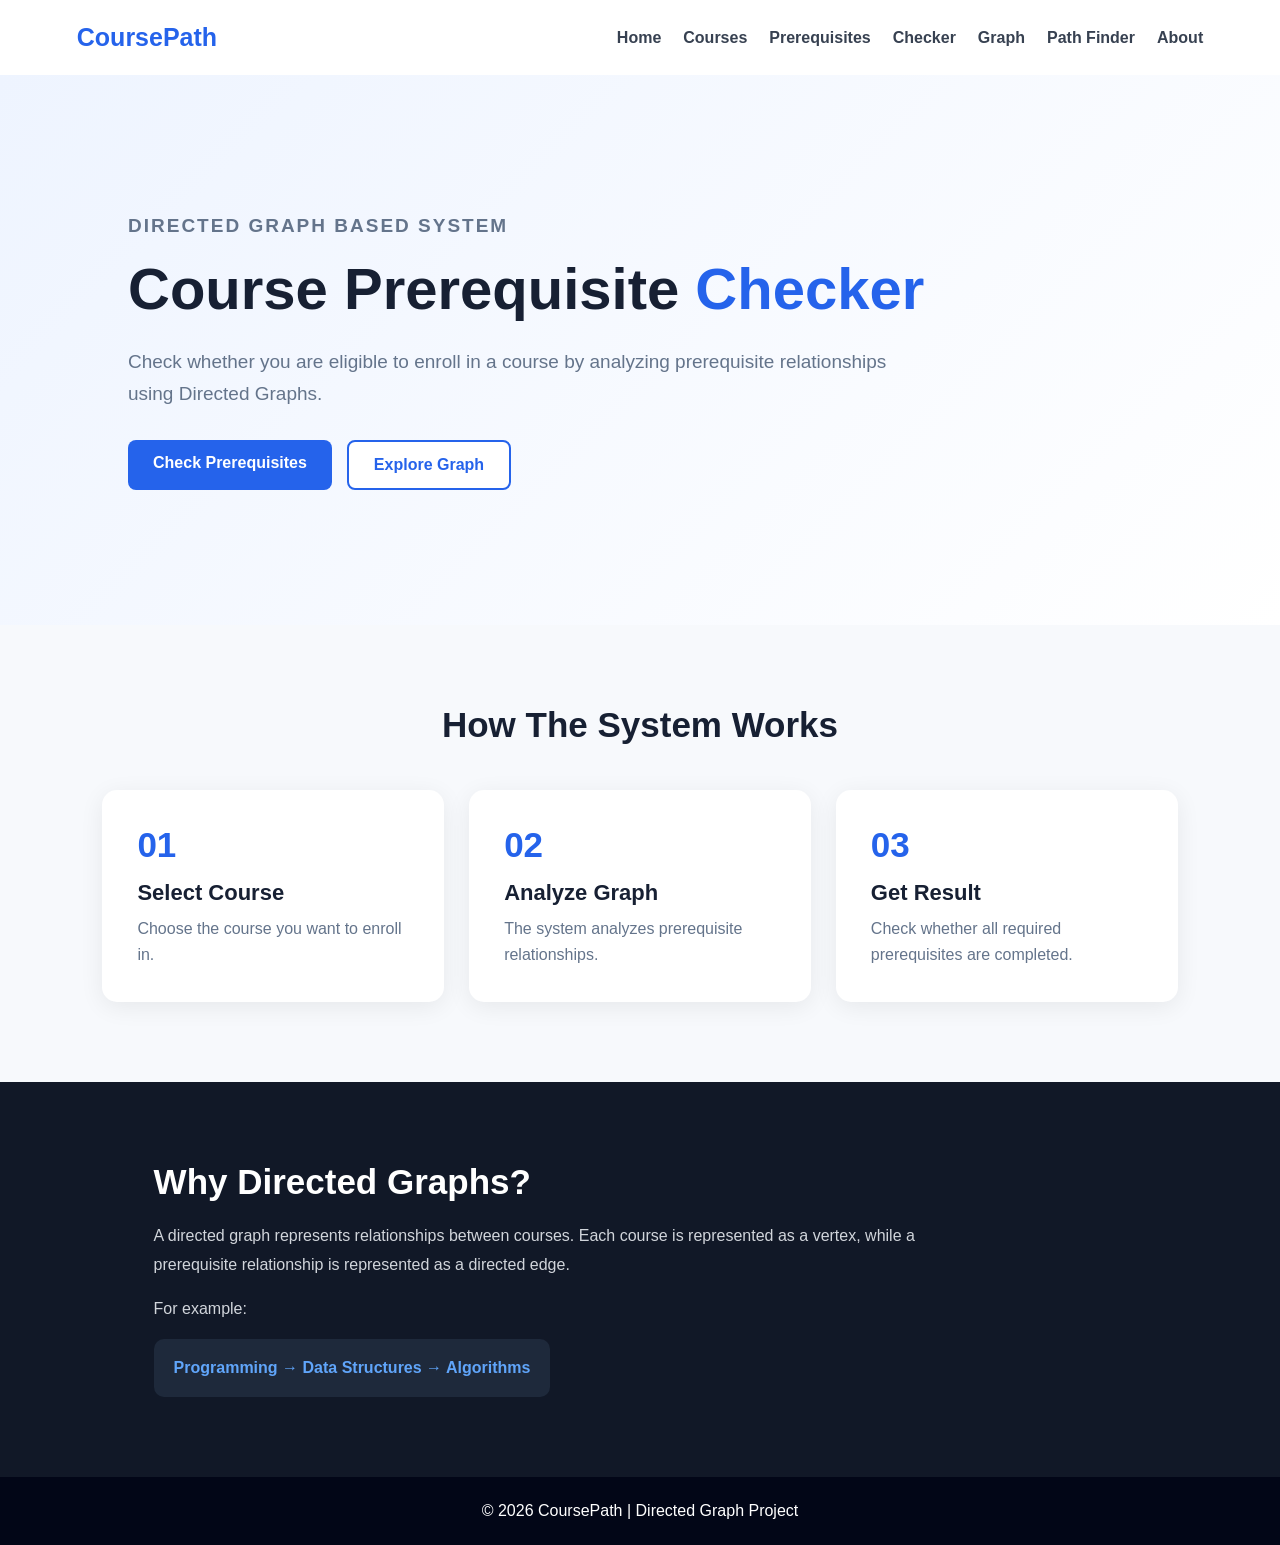
<file: index.html>
<!DOCTYPE html>
<html lang="en">
<head>
    <meta charset="UTF-8">
    <meta name="viewport" content="width=device-width, initial-scale=1.0">

    <title>CoursePath | Prerequisite Checker</title>

    <link rel="stylesheet" href="css/style.css">
</head>

<body>

<header>
    <div class="logo">CoursePath</div>

    <nav>
        <a href="index.html">Home</a>
        <a href="courses.html">Courses</a>
        <a href="prerequisites.html">Prerequisites</a>
        <a href="checker.html">Checker</a>
        <a href="graph.html">Graph</a>
        <a href="pathfinder.html">Path Finder</a>
        <a href="about.html">About</a>
    </nav>
</header>

<section class="hero">

    <div class="hero-content">

        <p class="tagline">DIRECTED GRAPH BASED SYSTEM</p>

        <h1>
            Course Prerequisite
            <span>Checker</span>
        </h1>

        <p>
            Check whether you are eligible to enroll in a course
            by analyzing prerequisite relationships using
            Directed Graphs.
        </p>

        <div class="hero-buttons">
            <a href="checker.html" class="btn">
                Check Prerequisites
            </a>

            <a href="graph.html" class="btn secondary">
                Explore Graph
            </a>
        </div>

    </div>

</section>

<section class="features">

    <h2>How The System Works</h2>

    <div class="feature-container">

        <div class="feature-card">
            <h3>01</h3>
            <h2>Select Course</h2>
            <p>
                Choose the course you want to enroll in.
            </p>
        </div>

        <div class="feature-card">
            <h3>02</h3>
            <h2>Analyze Graph</h2>
            <p>
                The system analyzes prerequisite relationships.
            </p>
        </div>

        <div class="feature-card">
            <h3>03</h3>
            <h2>Get Result</h2>
            <p>
                Check whether all required prerequisites are completed.
            </p>
        </div>

    </div>

</section>

<section class="concept">

    <div>
        <h2>Why Directed Graphs?</h2>

        <p>
            A directed graph represents relationships between
            courses. Each course is represented as a vertex,
            while a prerequisite relationship is represented
            as a directed edge.
        </p>

        <p>
            For example:
        </p>

        <div class="example">
            Programming → Data Structures → Algorithms
        </div>

    </div>

</section>

<footer>
    <p>© 2026 CoursePath | Directed Graph Project</p>
</footer>
<script rel=""></script>
</body>
</html>
</file>
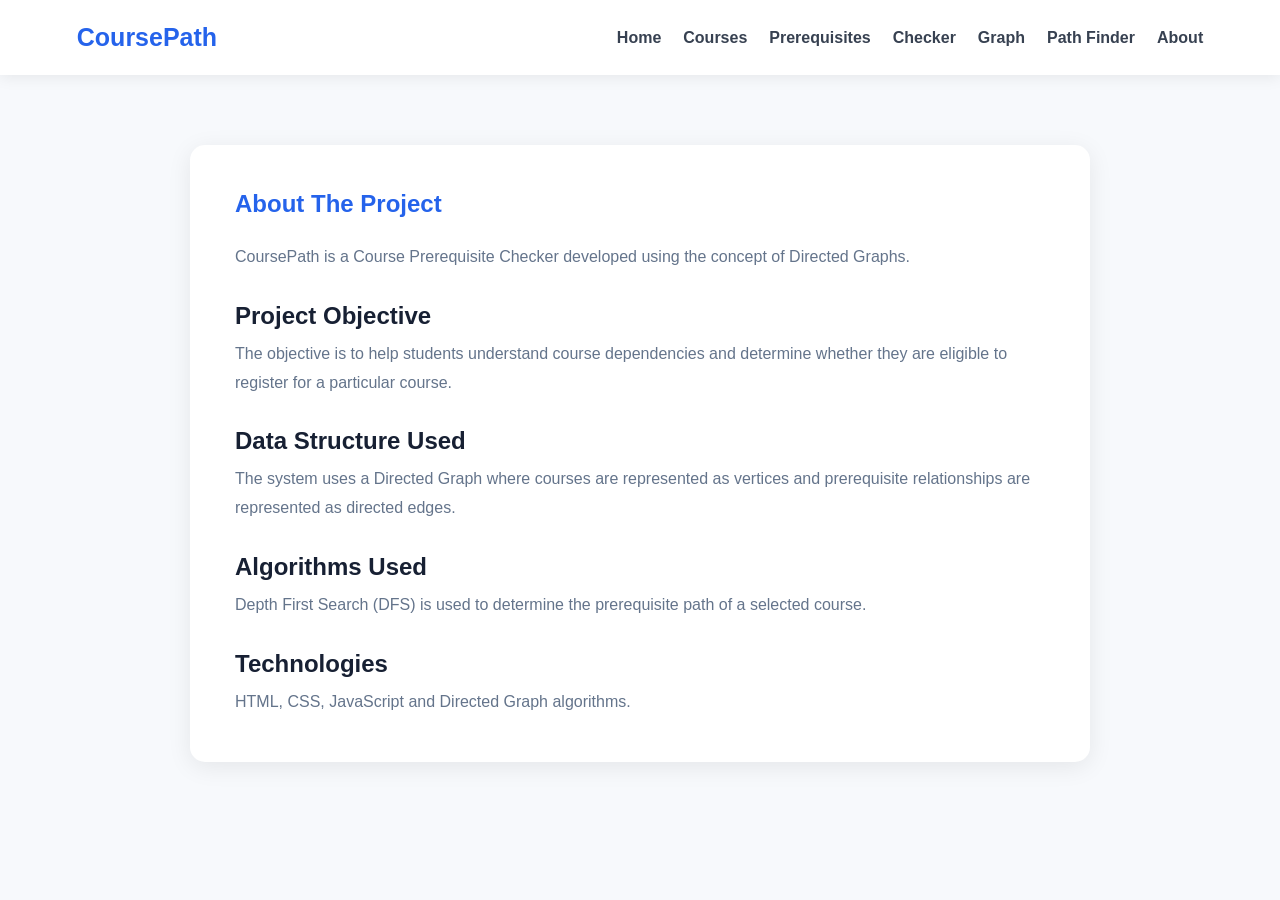
<file: about.html>
<!DOCTYPE html>
<html>

<head>

<meta charset="UTF-8">

<title>About | CoursePath</title>

<link rel="stylesheet" href="css/style.css">

<style>

.about {

    max-width: 900px;

    margin: 70px auto;

    padding: 45px;

    background: white;

    border-radius: 15px;

    box-shadow: 0 5px 25px rgba(0,0,0,.08);

}

.about h1 {

    color: #2563eb;

    margin-bottom: 25px;

}

.about h2 {

    margin-top: 30px;

    margin-bottom: 10px;

}

.about p {

    color: #64748b;

    line-height: 1.8;

}

</style>

</head>

<body>

<header>

<div class="logo">CoursePath</div>

<nav>

<a href="index.html">Home</a>
<a href="courses.html">Courses</a>
<a href="prerequisites.html">Prerequisites</a>
<a href="checker.html">Checker</a>
<a href="graph.html">Graph</a>
<a href="pathfinder.html">Path Finder</a>
<a href="about.html">About</a>

</nav>

</header>


<section class="about">

<h1>About The Project</h1>

<p>

CoursePath is a Course Prerequisite Checker
developed using the concept of Directed Graphs.

</p>


<h2>Project Objective</h2>

<p>

The objective is to help students understand
course dependencies and determine whether they
are eligible to register for a particular course.

</p>


<h2>Data Structure Used</h2>

<p>

The system uses a Directed Graph where courses
are represented as vertices and prerequisite
relationships are represented as directed edges.

</p>


<h2>Algorithms Used</h2>

<p>

Depth First Search (DFS) is used to determine
the prerequisite path of a selected course.

</p>


<h2>Technologies</h2>

<p>

HTML, CSS, JavaScript and Directed Graph
algorithms.

</p>

</section>

</body>

</html>
</file>
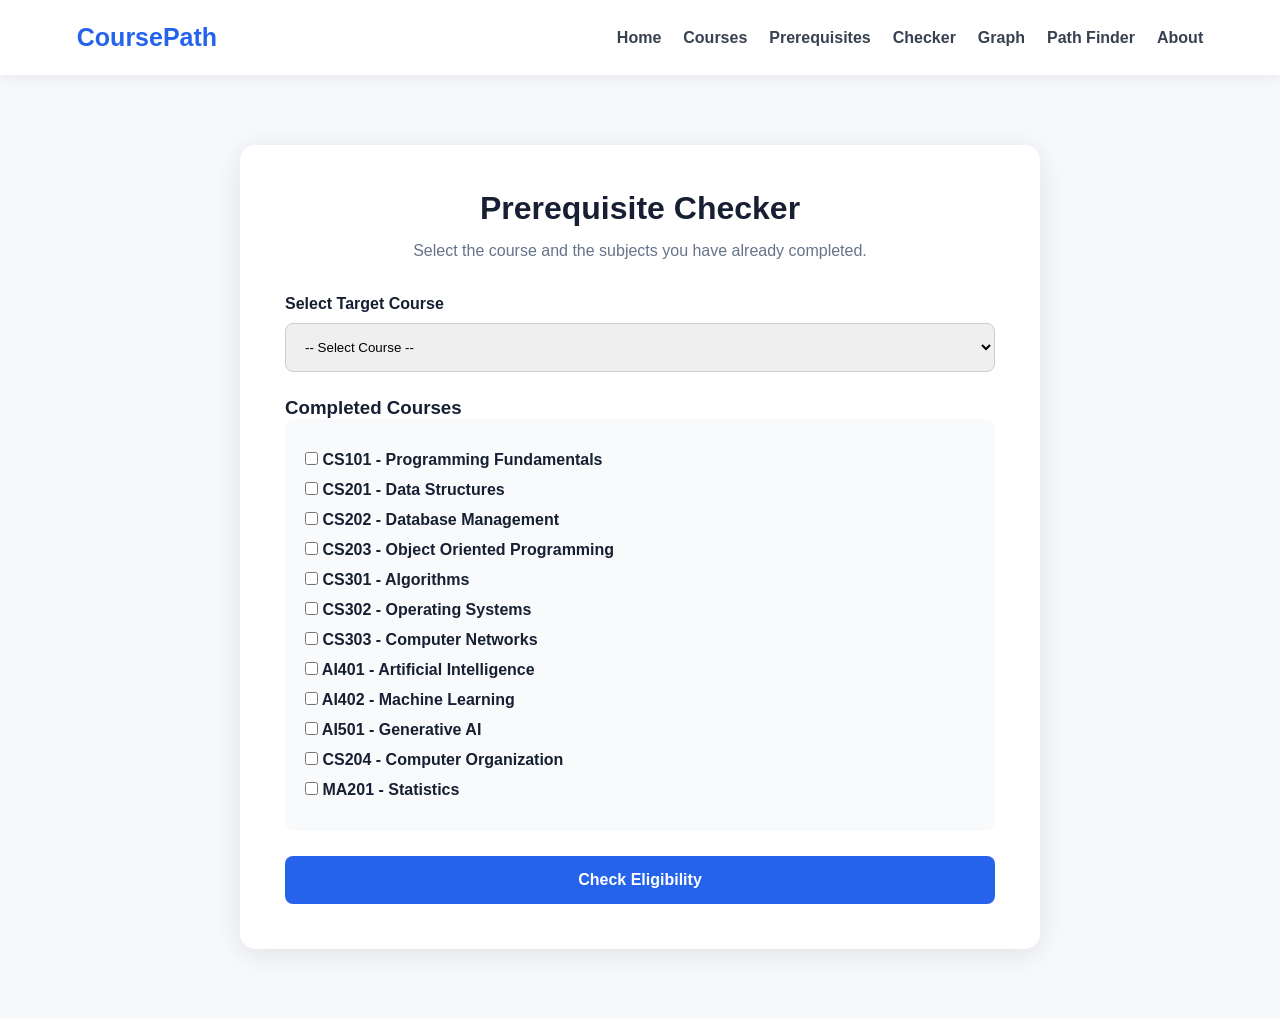
<file: checker.html>
<!DOCTYPE html>
<html lang="en">

<head>

<meta charset="UTF-8">

<title>Prerequisite Checker</title>

<link rel="stylesheet" href="css/style.css">

<style>

.checker {
    max-width: 800px;
    margin: 70px auto;
    background: white;
    padding: 45px;
    border-radius: 15px;
    box-shadow: 0 5px 30px rgba(0,0,0,.1);
}

.checker h1 {
    text-align: center;
    margin-bottom: 15px;
}

.checker p {
    text-align: center;
    color: #64748b;
    margin-bottom: 35px;
}

label {
    font-weight: bold;
}

select {
    width: 100%;
    padding: 15px;
    margin-top: 10px;
    margin-bottom: 25px;
    border: 1px solid #ccc;
    border-radius: 8px;
}

.course-list {
    background: #f8fafc;
    padding: 20px;
    border-radius: 10px;
    margin-bottom: 25px;
}

.course-list label {
    display: block;
    margin: 12px 0;
}

.check-btn {
    width: 100%;
    padding: 15px;
    background: #2563eb;
    border: none;
    color: white;
    border-radius: 8px;
    font-size: 16px;
    font-weight: bold;
    cursor: pointer;
}

.result {
    margin-top: 25px;
    padding: 20px;
    border-radius: 10px;
    display: none;
}

.success {
    background: #dcfce7;
    color: #166534;
}

.failure {
    background: #fee2e2;
    color: #991b1b;
}

</style>

</head>

<body>

<header>

<div class="logo">CoursePath</div>

<nav>
<a href="index.html">Home</a>
<a href="courses.html">Courses</a>
<a href="prerequisites.html">Prerequisites</a>
<a href="checker.html">Checker</a>
<a href="graph.html">Graph</a>
<a href="pathfinder.html">Path Finder</a>
<a href="about.html">About</a>
</nav>

</header>

<div class="checker">

<h1>Prerequisite Checker</h1>

<p>
Select the course and the subjects you have already completed.
</p>

<label>Select Target Course</label>

<select id="courseSelect">

<option value="">
-- Select Course --
</option>

</select>

<h3>Completed Courses</h3>

<div class="course-list" id="completedCourses"></div>

<button class="check-btn" onclick="checkEligibility()">
Check Eligibility
</button>

<div id="result" class="result"></div>

</div>

<script src="js/courses.js"></script>

<script src="js/checker.js"></script>

</body>

</html>
</file>
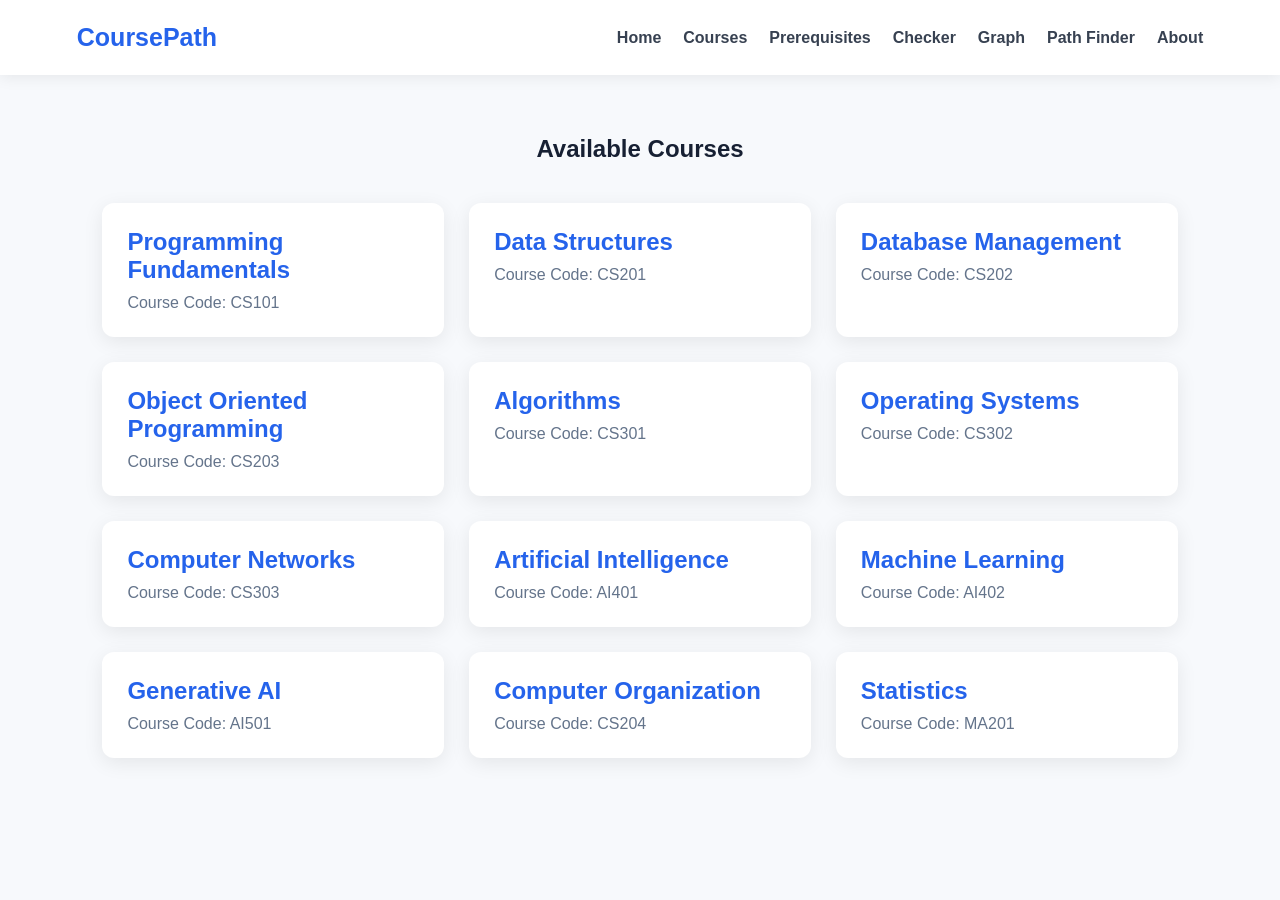
<file: courses.html>
<!DOCTYPE html>
<html lang="en">

<head>

<meta charset="UTF-8">

<title>Courses | CoursePath</title>

<link rel="stylesheet" href="css/style.css">

<style>

.course-page {
    padding: 60px 8%;
}

.course-page h1 {
    text-align: center;
    margin-bottom: 40px;
}

.course-grid {
    display: grid;
    grid-template-columns: repeat(3,1fr);
    gap: 25px;
}

.course-card {
    background: white;
    padding: 25px;
    border-radius: 12px;
    box-shadow: 0 5px 20px rgba(0,0,0,.08);
}

.course-card h2 {
    color: #2563eb;
    margin-bottom: 10px;
}

.course-code {
    color: #64748b;
}

</style>

</head>

<body>

<header>

<div class="logo">CoursePath</div>

<nav>
<a href="index.html">Home</a>
<a href="courses.html">Courses</a>
<a href="prerequisites.html">Prerequisites</a>
<a href="checker.html">Checker</a>
<a href="graph.html">Graph</a>
<a href="pathfinder.html">Path Finder</a>
<a href="about.html">About</a>
</nav>

</header>

<section class="course-page">

<h1>Available Courses</h1>

<div class="course-grid" id="courseGrid"></div>

</section>

<script src="js/courses.js"></script>

<script>

const grid = document.getElementById("courseGrid");

for (const course in courses) {

    const card = document.createElement("div");

    card.className = "course-card";

    card.innerHTML = `
        <h2>${course}</h2>
        <p class="course-code">
            Course Code: ${courses[course].code}
        </p>
    `;

    grid.appendChild(card);
}

</script>

</body>
</html>
</file>
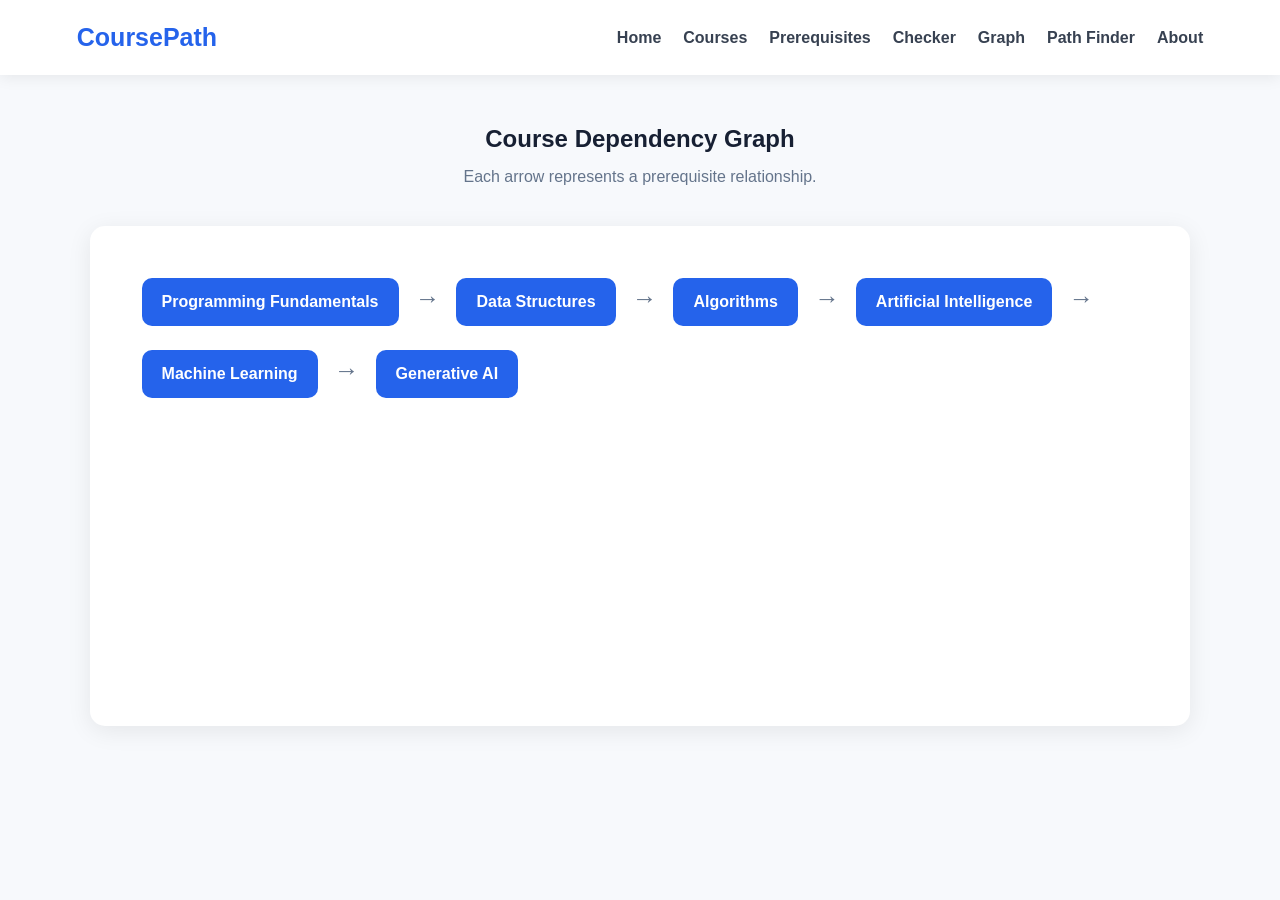
<file: graph.html>
<!DOCTYPE html>
<html>

<head>

<meta charset="UTF-8">

<title>Directed Graph</title>

<link rel="stylesheet" href="css/style.css">

<style>

.graph-page {
    padding: 50px 7%;
}

.graph-page h1 {
    text-align: center;
    margin-bottom: 15px;
}

.graph-page p {
    text-align: center;
    color: #64748b;
    margin-bottom: 40px;
}

.graph {
    min-height: 500px;
    background: white;
    border-radius: 15px;
    box-shadow: 0 5px 25px rgba(0,0,0,.08);
    padding: 40px;
    overflow: auto;
}

.graph-node {
    display: inline-block;
    background: #2563eb;
    color: white;
    padding: 15px 20px;
    border-radius: 10px;
    margin: 12px;
    font-weight: bold;
}

.arrow {
    color: #64748b;
    font-size: 25px;
}

</style>

</head>

<body>

<header>

<div class="logo">CoursePath</div>

<nav>

<a href="index.html">Home</a>
<a href="courses.html">Courses</a>
<a href="prerequisites.html">Prerequisites</a>
<a href="checker.html">Checker</a>
<a href="graph.html">Graph</a>
<a href="pathfinder.html">Path Finder</a>
<a href="about.html">About</a>

</nav>

</header>

<section class="graph-page">

<h1>Course Dependency Graph</h1>

<p>
Each arrow represents a prerequisite relationship.
</p>

<div class="graph">

<div class="graph-node">
Programming Fundamentals
</div>

<span class="arrow">→</span>

<div class="graph-node">
Data Structures
</div>

<span class="arrow">→</span>

<div class="graph-node">
Algorithms
</div>

<span class="arrow">→</span>

<div class="graph-node">
Artificial Intelligence
</div>

<span class="arrow">→</span>

<div class="graph-node">
Machine Learning
</div>

<span class="arrow">→</span>

<div class="graph-node">
Generative AI
</div>

</div>

</section>

</body>

</html>
</file>
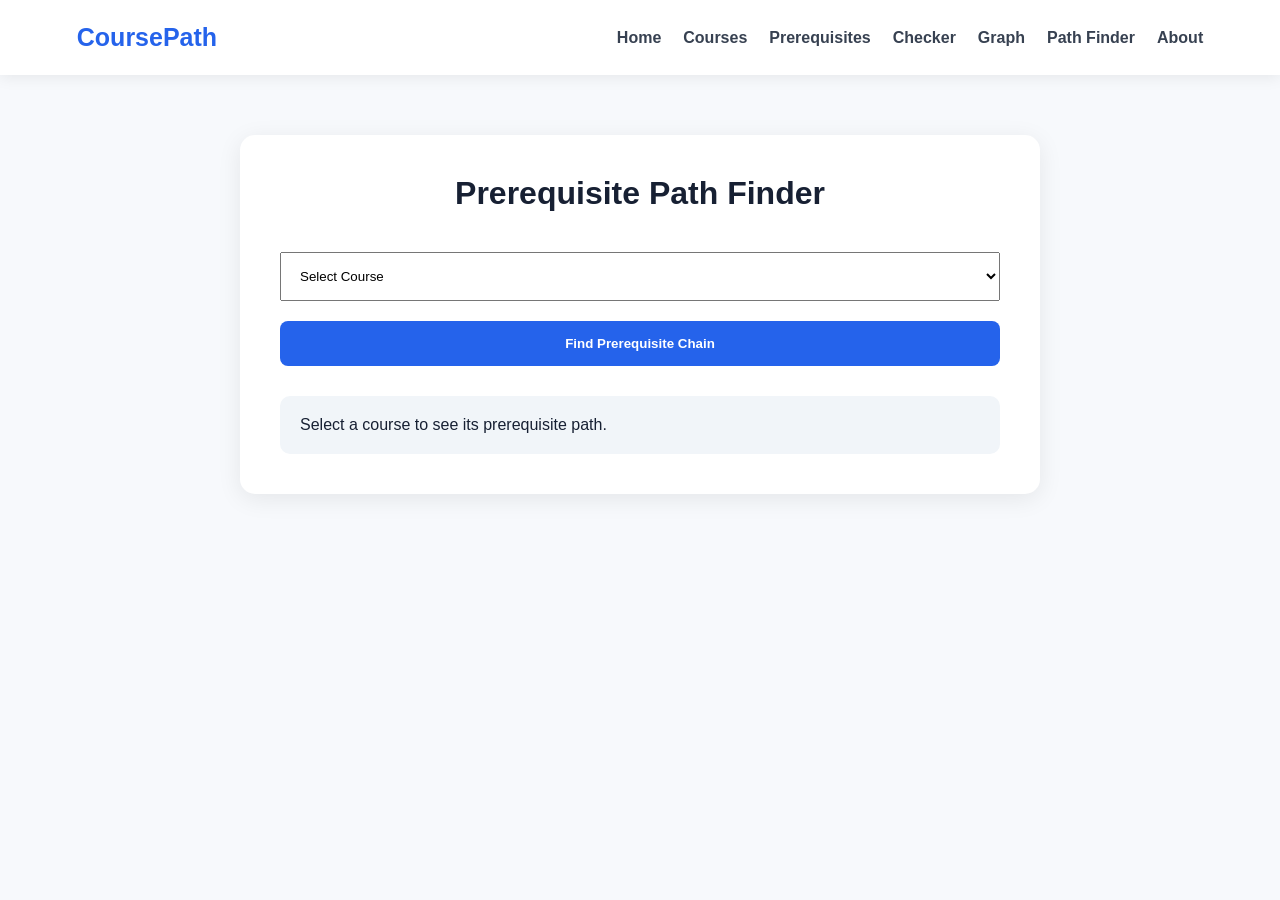
<file: pathfinder.html>
<!DOCTYPE html>
<html>

<head>

<meta charset="UTF-8">

<title>Prerequisite Path Finder</title>

<link rel="stylesheet" href="css/style.css">

<style>

.path-container {

    max-width: 800px;

    margin: 60px auto;

    background: white;

    padding: 40px;

    border-radius: 15px;

    box-shadow: 0 5px 25px rgba(0,0,0,.08);

}

.path-container h1 {

    text-align: center;

    margin-bottom: 30px;

}

select {

    width: 100%;

    padding: 15px;

    margin: 10px 0 20px;

}

button {

    width: 100%;

    padding: 15px;

    background: #2563eb;

    color: white;

    border: none;

    border-radius: 8px;

    font-weight: bold;

    cursor: pointer;

}

#pathResult {

    margin-top: 30px;

    padding: 20px;

    background: #f1f5f9;

    border-radius: 10px;

}

</style>

</head>

<body>

<header>

<div class="logo">CoursePath</div>

<nav>

<a href="index.html">Home</a>
<a href="courses.html">Courses</a>
<a href="prerequisites.html">Prerequisites</a>
<a href="checker.html">Checker</a>
<a href="graph.html">Graph</a>
<a href="pathfinder.html">Path Finder</a>
<a href="about.html">About</a>

</nav>

</header>


<div class="path-container">

<h1>Prerequisite Path Finder</h1>

<select id="targetCourse">

<option value="">
Select Course
</option>

</select>

<button onclick="findPath()">
Find Prerequisite Chain
</button>

<div id="pathResult">

Select a course to see its prerequisite path.

</div>

</div>


<script src="js/courses.js"></script>

<script>

const targetCourse =
document.getElementById("targetCourse");

for (const course in courses) {

    const option =
    document.createElement("option");

    option.value = course;

    option.textContent = course;

    targetCourse.appendChild(option);
}


function findPath() {

    const selected =
    targetCourse.value;

    const result =
    document.getElementById("pathResult");


    if (!selected) {

        result.innerHTML =
        "Please select a course.";

        return;

    }


    const visited = new Set();

    const path = [];


    function dfs(course) {

        if (visited.has(course)) {
            return;
        }

        visited.add(course);


        const prerequisites =
        courses[course].prerequisites;


        for (const prerequisite
             of prerequisites) {

            dfs(prerequisite);

        }


        path.push(course);

    }


    dfs(selected);


    result.innerHTML = `
        <h3>Prerequisite Learning Path</h3>

        <p>
        ${path.join(" → ")}
        </p>
    `;
}

</script>

</body>

</html>
</file>
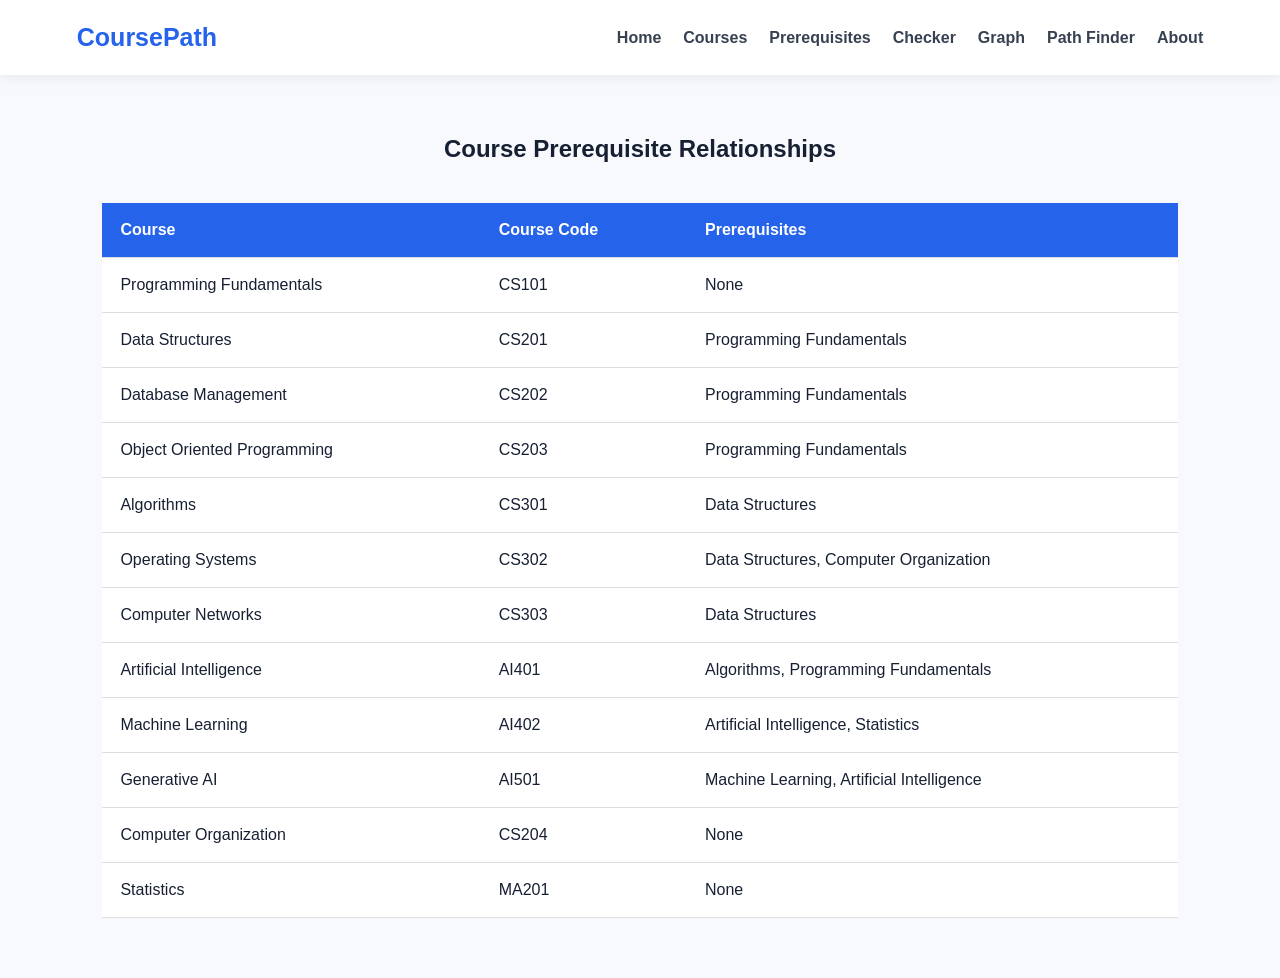
<file: prerequisites.html>
<!DOCTYPE html>
<html lang="en">

<head>

<meta charset="UTF-8">

<title>Prerequisites | CoursePath</title>

<link rel="stylesheet" href="css/style.css">

<style>

.page {
    padding: 60px 8%;
}

.page h1 {
    text-align: center;
    margin-bottom: 40px;
}

.prereq-table {
    width: 100%;
    border-collapse: collapse;
    background: white;
}

.prereq-table th,
.prereq-table td {
    padding: 18px;
    border-bottom: 1px solid #ddd;
    text-align: left;
}

.prereq-table th {
    background: #2563eb;
    color: white;
}

</style>

</head>

<body>

<header>

<div class="logo">CoursePath</div>

<nav>
<a href="index.html">Home</a>
<a href="courses.html">Courses</a>
<a href="prerequisites.html">Prerequisites</a>
<a href="checker.html">Checker</a>
<a href="graph.html">Graph</a>
<a href="pathfinder.html">Path Finder</a>
<a href="about.html">About</a>
</nav>

</header>

<section class="page">

<h1>Course Prerequisite Relationships</h1>

<table class="prereq-table">

<thead>

<tr>
<th>Course</th>
<th>Course Code</th>
<th>Prerequisites</th>
</tr>

</thead>

<tbody id="tableBody"></tbody>

</table>

</section>

<script src="js/courses.js"></script>

<script>

const table = document.getElementById("tableBody");

for (const course in courses) {

    const prerequisites = courses[course].prerequisites;

    const row = document.createElement("tr");

    row.innerHTML = `
        <td>${course}</td>

        <td>${courses[course].code}</td>

        <td>
            ${
                prerequisites.length === 0
                ? "None"
                : prerequisites.join(", ")
            }
        </td>
    `;

    table.appendChild(row);
}

</script>

</body>
</html>
</file>
<file: css/style.css>
* {
    margin: 0;
    padding: 0;
    box-sizing: border-box;
}

body {
    font-family: Arial, sans-serif;
    background: #f7f9fc;
    color: #172033;
}

/* HEADER */

header {
    height: 75px;
    background: #ffffff;
    display: flex;
    align-items: center;
    justify-content: space-between;
    padding: 0 6%;
    box-shadow: 0 2px 15px rgba(0,0,0,0.08);
}

.logo {
    font-size: 25px;
    font-weight: bold;
    color: #2563eb;
}

nav {
    display: flex;
    gap: 22px;
}

nav a {
    text-decoration: none;
    color: #374151;
    font-weight: 600;
}

nav a:hover {
    color: #2563eb;
}

/* HERO */

.hero {
    min-height: 550px;
    display: flex;
    align-items: center;
    padding: 70px 10%;
    background: linear-gradient(
        135deg,
        #eef4ff,
        #ffffff
    );
}

.hero-content {
    max-width: 800px;
}

.tagline {
    color: #2563eb;
    font-weight: bold;
    letter-spacing: 2px;
    margin-bottom: 15px;
}

.hero h1 {
    font-size: 58px;
    line-height: 1.1;
    margin-bottom: 25px;
}

.hero h1 span {
    color: #2563eb;
}

.hero p {
    font-size: 19px;
    line-height: 1.7;
    color: #64748b;
}

.hero-buttons {
    margin-top: 30px;
    display: flex;
    gap: 15px;
}

.btn {
    display: inline-block;
    padding: 14px 25px;
    background: #2563eb;
    color: white;
    text-decoration: none;
    border-radius: 8px;
    font-weight: bold;
}

.btn:hover {
    background: #1d4ed8;
}

.btn.secondary {
    background: white;
    color: #2563eb;
    border: 2px solid #2563eb;
}

/* FEATURES */

.features {
    padding: 80px 8%;
    text-align: center;
}

.features h2 {
    font-size: 35px;
    margin-bottom: 45px;
}

.feature-container {
    display: grid;
    grid-template-columns: repeat(3, 1fr);
    gap: 25px;
}

.feature-card {
    background: white;
    padding: 35px;
    border-radius: 15px;
    box-shadow: 0 5px 25px rgba(0,0,0,0.07);
    text-align: left;
}

.feature-card h3 {
    color: #2563eb;
    font-size: 35px;
    margin-bottom: 15px;
}

.feature-card h2 {
    font-size: 22px;
    margin-bottom: 10px;
}

.feature-card p {
    color: #64748b;
    line-height: 1.6;
}

/* CONCEPT */

.concept {
    padding: 80px 12%;
    background: #111827;
    color: white;
}

.concept h2 {
    font-size: 35px;
    margin-bottom: 20px;
}

.concept p {
    max-width: 800px;
    line-height: 1.8;
    color: #d1d5db;
    margin-bottom: 15px;
}

.example {
    background: #1e293b;
    padding: 20px;
    border-radius: 10px;
    display: inline-block;
    color: #60a5fa;
    font-weight: bold;
}

/* FOOTER */

footer {
    background: #020617;
    color: white;
    text-align: center;
    padding: 25px;
}

/* RESPONSIVE */

@media(max-width: 900px) {

    nav {
        gap: 8px;
    }

    nav a {
        font-size: 12px;
    }

    .hero h1 {
        font-size: 40px;
    }

    .feature-container {
        grid-template-columns: 1fr;
    }
}
</file>
